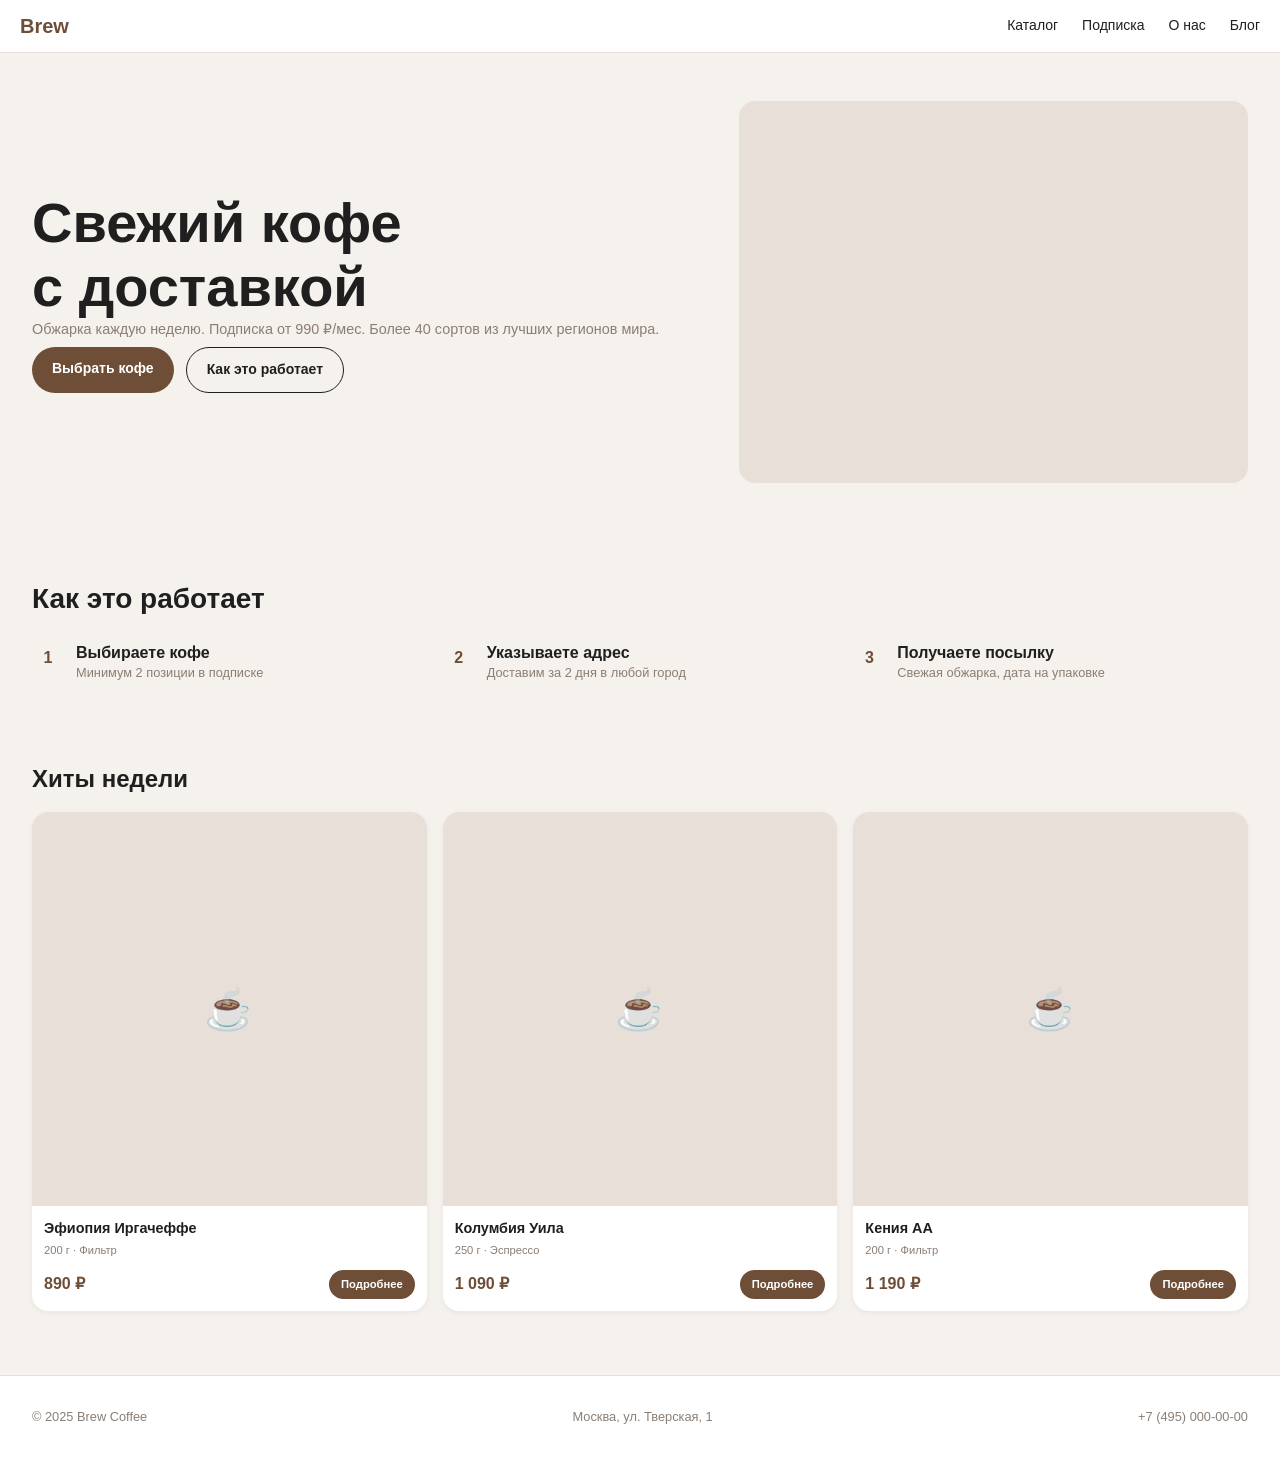
<file: brew/index.html>
<!DOCTYPE html>
<html lang="ru">
<head>
  <meta charset="UTF-8">
  <meta name="viewport"
        content="width=device-width, initial-scale=1.0, maximum-scale=1.0, user-scalable=no">
  <title>Brew — кофе с доставкой</title>
  <link rel="stylesheet" href="css/reset.css">
  <link rel="stylesheet" href="css/style.min.css">
</head>
<body>

  <header class="header">
    <a href="index.html" class="logo">Brew</a>
    <nav class="nav">
      <a href="catalog.html">Каталог</a>
      <a href="#">Подписка</a>
      <a href="#">О нас</a>
      <a href="#">Блог</a>
    </nav>
    <button class="burger" aria-label="Меню">
      <span></span><span></span><span></span>
    </button>
  </header>

  <main>
    <section class="hero">
      <div class="hero-content">
        <h1>Свежий кофе<br>с доставкой</h1>
        <p>Обжарка каждую неделю. Подписка от 990 ₽/мес. Более 40 сортов из лучших регионов мира.</p>
        <div class="hero-actions">
          <a href="catalog.html" class="btn btn-primary">Выбрать кофе</a>
          <a href="#how" class="btn btn-outline">Как это работает</a>
        </div>
      </div>
      <div class="hero-visual" aria-hidden="true"></div>
    </section>

    <section class="steps" id="how">
      <h2>Как это работает</h2>
      <div class="step">
        <div class="step-num">1</div>
        <div class="step-text">
          <h3>Выбираете кофе</h3>
          <p>Минимум 2 позиции в подписке</p>
        </div>
      </div>
      <div class="step">
        <div class="step-num">2</div>
        <div class="step-text">
          <h3>Указываете адрес</h3>
          <p>Доставим за 2 дня в любой город</p>
        </div>
      </div>
      <div class="step">
        <div class="step-num">3</div>
        <div class="step-text">
          <h3>Получаете посылку</h3>
          <p>Свежая обжарка, дата на упаковке</p>
        </div>
      </div>
    </section>

    <section class="catalog">
      <h2>Хиты недели</h2>

      <article class="card">
        <div class="card-image">☕</div>
        <div class="card-body">
          <h3 class="card-title">Эфиопия Иргачеффе</h3>
          <p class="card-meta">200 г · Фильтр</p>
          <div class="card-bottom">
            <span class="price">890 ₽</span>
            <a href="product.html" class="btn-buy">Подробнее</a>
          </div>
        </div>
      </article>

      <article class="card">
        <div class="card-image">☕</div>
        <div class="card-body">
          <h3 class="card-title">Колумбия Уила</h3>
          <p class="card-meta">250 г · Эспрессо</p>
          <div class="card-bottom">
            <span class="price">1 090 ₽</span>
            <a href="product.html" class="btn-buy">Подробнее</a>
          </div>
        </div>
      </article>

      <article class="card">
        <div class="card-image">☕</div>
        <div class="card-body">
          <h3 class="card-title">Кения АА</h3>
          <p class="card-meta">200 г · Фильтр</p>
          <div class="card-bottom">
            <span class="price">1 190 ₽</span>
            <a href="product.html" class="btn-buy">Подробнее</a>
          </div>
        </div>
      </article>
    </section>
  </main>

  <footer class="footer">
    <span>© 2025 Brew Coffee</span>
    <span>Москва, ул. Тверская, 1</span>
    <span>+7 (495) 000-00-00</span>
  </footer>

  <script src="js/main.min.js"></script>
</body>
</html>
</file>
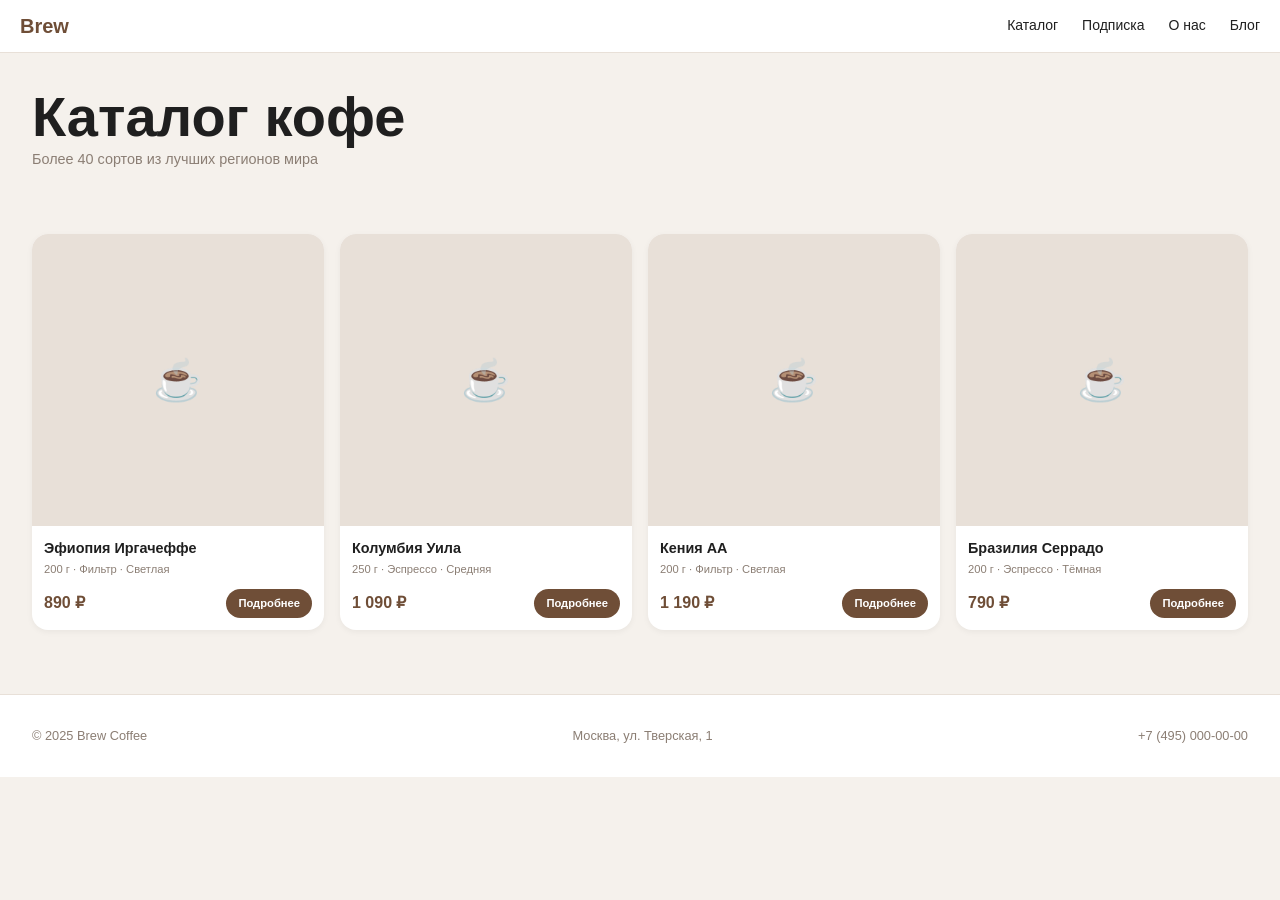
<file: brew/catalog.html>
<!DOCTYPE html>
<html lang="ru">
<head>
  <meta charset="UTF-8">
  <meta name="viewport"
        content="width=device-width, initial-scale=1.0, maximum-scale=1.0, user-scalable=no">
  <title>Каталог — Brew</title>
  <link rel="stylesheet" href="css/reset.css">
  <link rel="stylesheet" href="css/style.min.css">
</head>
<body>

  <header class="header">
    <a href="index.html" class="logo">Brew</a>
    <nav class="nav">
      <a href="catalog.html">Каталог</a>
      <a href="#">Подписка</a>
      <a href="#">О нас</a>
      <a href="#">Блог</a>
    </nav>
    <button class="burger" aria-label="Меню">
      <span></span><span></span><span></span>
    </button>
  </header>

  <main>
    <section class="hero" style="padding-block: 2rem;">
      <div class="hero-content">
        <h1>Каталог кофе</h1>
        <p>Более 40 сортов из лучших регионов мира</p>
      </div>
    </section>

    <section class="catalog">
      <article class="card">
        <div class="card-image">☕</div>
        <div class="card-body">
          <h3 class="card-title">Эфиопия Иргачеффе</h3>
          <p class="card-meta">200 г · Фильтр · Светлая</p>
          <div class="card-bottom">
            <span class="price">890 ₽</span>
            <a href="product.html" class="btn-buy">Подробнее</a>
          </div>
        </div>
      </article>

      <article class="card">
        <div class="card-image">☕</div>
        <div class="card-body">
          <h3 class="card-title">Колумбия Уила</h3>
          <p class="card-meta">250 г · Эспрессо · Средняя</p>
          <div class="card-bottom">
            <span class="price">1 090 ₽</span>
            <a href="product.html" class="btn-buy">Подробнее</a>
          </div>
        </div>
      </article>

      <article class="card">
        <div class="card-image">☕</div>
        <div class="card-body">
          <h3 class="card-title">Кения АА</h3>
          <p class="card-meta">200 г · Фильтр · Светлая</p>
          <div class="card-bottom">
            <span class="price">1 190 ₽</span>
            <a href="product.html" class="btn-buy">Подробнее</a>
          </div>
        </div>
      </article>

      <article class="card">
        <div class="card-image">☕</div>
        <div class="card-body">
          <h3 class="card-title">Бразилия Серрадо</h3>
          <p class="card-meta">200 г · Эспрессо · Тёмная</p>
          <div class="card-bottom">
            <span class="price">790 ₽</span>
            <a href="product.html" class="btn-buy">Подробнее</a>
          </div>
        </div>
      </article>
    </section>
  </main>

  <footer class="footer">
    <span>© 2025 Brew Coffee</span>
    <span>Москва, ул. Тверская, 1</span>
    <span>+7 (495) 000-00-00</span>
  </footer>

  <script src="js/main.min.js"></script>
</body>
</html>
</file>
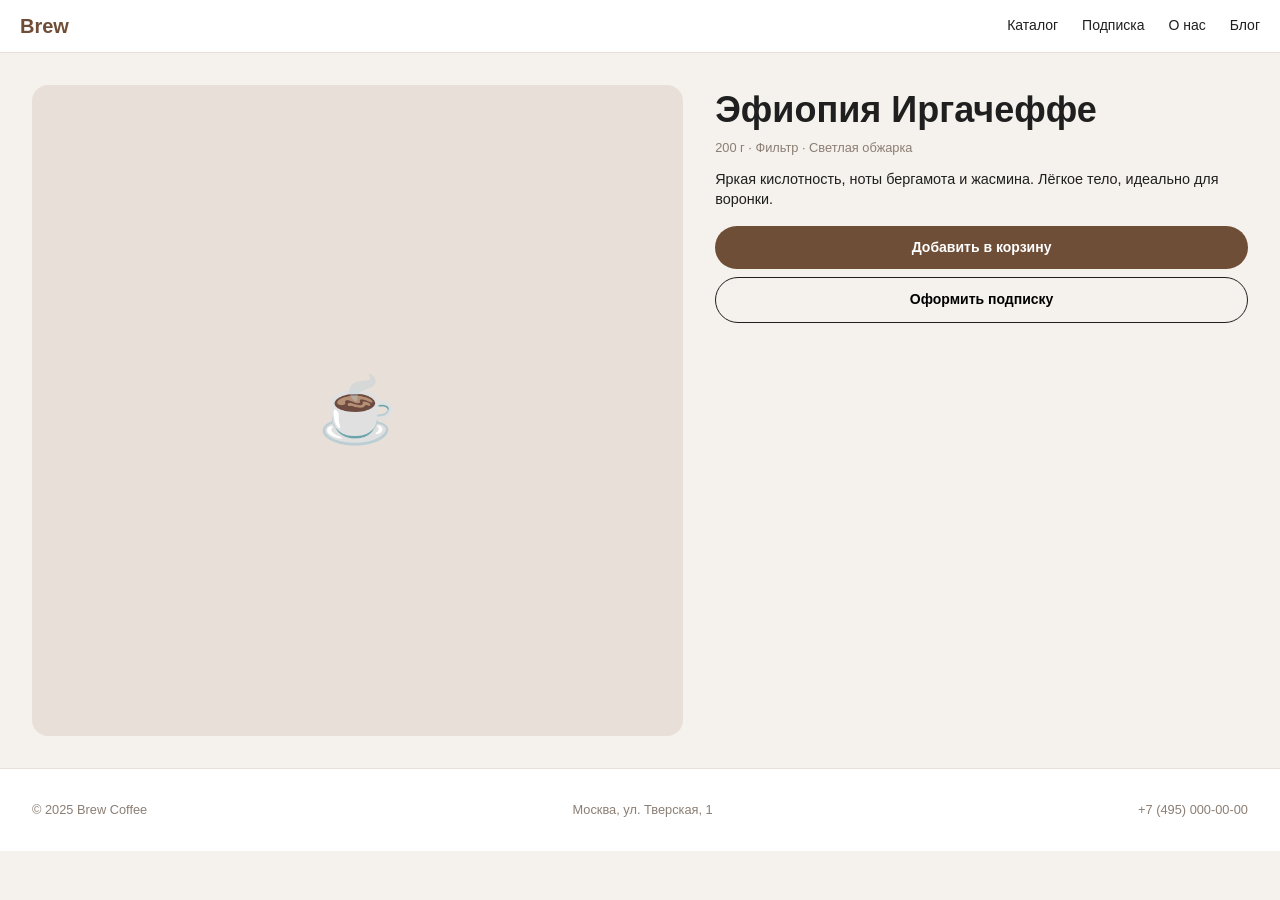
<file: brew/product.html>
<!DOCTYPE html>
<html lang="ru">
<head>
  <meta charset="UTF-8">
  <meta name="viewport"
        content="width=device-width, initial-scale=1.0, maximum-scale=1.0, user-scalable=no">
  <title>Эфиопия Иргачеффе — Brew</title>
  <link rel="stylesheet" href="css/reset.css">
  <link rel="stylesheet" href="css/style.min.css">
</head>
<body>

  <header class="header">
    <a href="index.html" class="logo">Brew</a>
    <nav class="nav">
      <a href="catalog.html">Каталог</a>
      <a href="#">Подписка</a>
      <a href="#">О нас</a>
      <a href="#">Блог</a>
    </nav>
    <button class="burger" aria-label="Меню">
      <span></span><span></span><span></span>
    </button>
  </header>

  <main>
    <section class="product">
      <div class="product-gallery" aria-hidden="true">☕</div>

      <div class="product-info">
        <h1>Эфиопия Иргачеффе</h1>
        <p class="meta">200 г · Фильтр · Светлая обжарка</p>
        <p>Яркая кислотность, ноты бергамота и жасмина. Лёгкое тело, идеально для воронки.</p>

        <div class="product-actions">
          <button class="btn btn-primary">Добавить в корзину</button>
          <button class="btn btn-outline">Оформить подписку</button>
        </div>
      </div>
    </section>
  </main>

  <footer class="footer">
    <span>© 2025 Brew Coffee</span>
    <span>Москва, ул. Тверская, 1</span>
    <span>+7 (495) 000-00-00</span>
  </footer>

  <script src="js/main.min.js"></script>
</body>
</html>
</file>
<file: brew/css/style.min.css>
.hero h1,.logo{font-weight:800}:root{--primary:#6F4E37;--accent:#D4A574;--surface:#F5F1EC;--border:#E8E0D8;--text:#1F1F1F;--muted:#8B7E74;--radius:1rem;--gap:1rem}body{font-family:Inter,Arial,sans-serif;font-size:1rem;color:var(--text);background:var(--surface)}.container{width:100%;padding:0 1.25rem}.header{position:sticky;top:0;display:flex;align-items:center;justify-content:space-between;padding:.75rem 1.25rem;background:#fff;border-bottom:1px solid var(--border);z-index:10}.logo{font-size:1.25rem;color:var(--primary)}.nav{display:none}.burger,.card,.card-body,.card-bottom,.card-image,.catalog,.hero,.step,.step-num,.steps{display:flex}.burger{flex-direction:column;gap:.25rem}.burger span{display:block;width:1.5rem;height:.125rem;background:var(--text)}.hero{flex-direction:column;gap:1rem;padding:2rem 1.25rem;background:var(--surface)}.hero h1{font-size:2rem;line-height:1.15}.hero p{font-size:.9rem;color:var(--muted)}.hero-actions{display:flex;flex-wrap:wrap;gap:.75rem;margin-top:.5rem}.btn{padding:.75rem 1.25rem;border-radius:2rem;font-size:.875rem;font-weight:600}.btn-primary{background:var(--primary);color:#fff}.btn-outline{border:1px solid var(--text)}.steps{flex-direction:column;gap:1rem;padding:2rem 1.25rem}.steps h2{font-size:1.5rem;margin-bottom:.5rem}.step{align-items:flex-start;gap:.75rem}.step-num{flex:0 0 2rem;height:2rem;border-radius:50%;background:var(--surface);color:var(--primary);font-weight:700;align-items:center;justify-content:center}.step-text h3{font-size:1rem}.step-text p{font-size:.8rem;color:var(--muted)}.catalog h2,.product-info h1{font-size:1.5rem}.catalog{flex-wrap:wrap;gap:var(--gap);padding:1rem 1.25rem 2.5rem}.catalog h2{flex:1 0 100%}.card{flex-direction:column;flex:1 1 calc(50% - 0.5rem);min-width:9rem;background:#fff;border-radius:var(--radius);overflow:hidden;box-shadow:0 .125rem .375rem rgba(0,0,0,.05)}.card-image{aspect-ratio:1/1;background:var(--border);align-items:center;justify-content:center;font-size:2.5rem}.card-body{flex-direction:column;gap:.25rem;padding:.75rem}.card-title{font-size:.9rem;font-weight:700}.card-meta{font-size:.7rem;color:var(--muted)}.card-bottom{align-items:center;justify-content:space-between;margin-top:.5rem}.product,.product-actions{flex-direction:column;display:flex}.price{font-weight:800;color:var(--primary)}.btn-buy{padding:.4rem .75rem;background:var(--primary);color:#fff;border-radius:1rem;font-size:.7rem;font-weight:600}.product{gap:1rem;padding:1rem 1.25rem 2rem}.product-gallery{aspect-ratio:4/3;background:var(--border);border-radius:var(--radius);display:flex;align-items:center;justify-content:center;font-size:4rem}.footer,.product-info .meta{font-size:.8rem;color:var(--muted)}.product-info .meta{margin:.25rem 0 .75rem}.product-info p{font-size:.9rem;color:var(--text)}.product-actions{gap:.5rem;margin-top:1rem}.footer{display:flex;flex-direction:column;gap:.5rem;padding:1.5rem 1.25rem;background:#fff;border-top:1px solid var(--border)}@media (min-width:768px){.container{padding:0 2rem}.hero,.steps{padding:3rem 2rem}.nav{display:flex;gap:1.5rem}.nav a{font-size:.875rem}.burger{display:none}.hero{flex-direction:row;align-items:center;justify-content:space-between}.hero-content{flex:1 1 55%}.hero-visual{flex:1 1 40%;aspect-ratio:4/3;background:var(--border);border-radius:1rem}.hero h1{font-size:2.5rem}.steps{flex-direction:row;flex-wrap:wrap}.steps h2{flex:1 0 100%;font-size:1.75rem}.card,.step{flex:1 1 calc(33.33% - 1rem)}.catalog{padding:2rem 2rem 4rem}.product{flex-direction:row;align-items:flex-start;gap:2rem;padding:2rem}.product-gallery{flex:1 1 55%;aspect-ratio:1/1}.product-info{flex:1 1 45%}.product-info h1{font-size:2.25rem}.footer{flex-direction:row;justify-content:space-between;padding:2rem}}@media (min-width:1200px){.container{max-width:75rem;margin:0 auto}.hero h1{font-size:3.5rem}.card{flex:1 1 calc(25% - 1rem)}}
</file>
